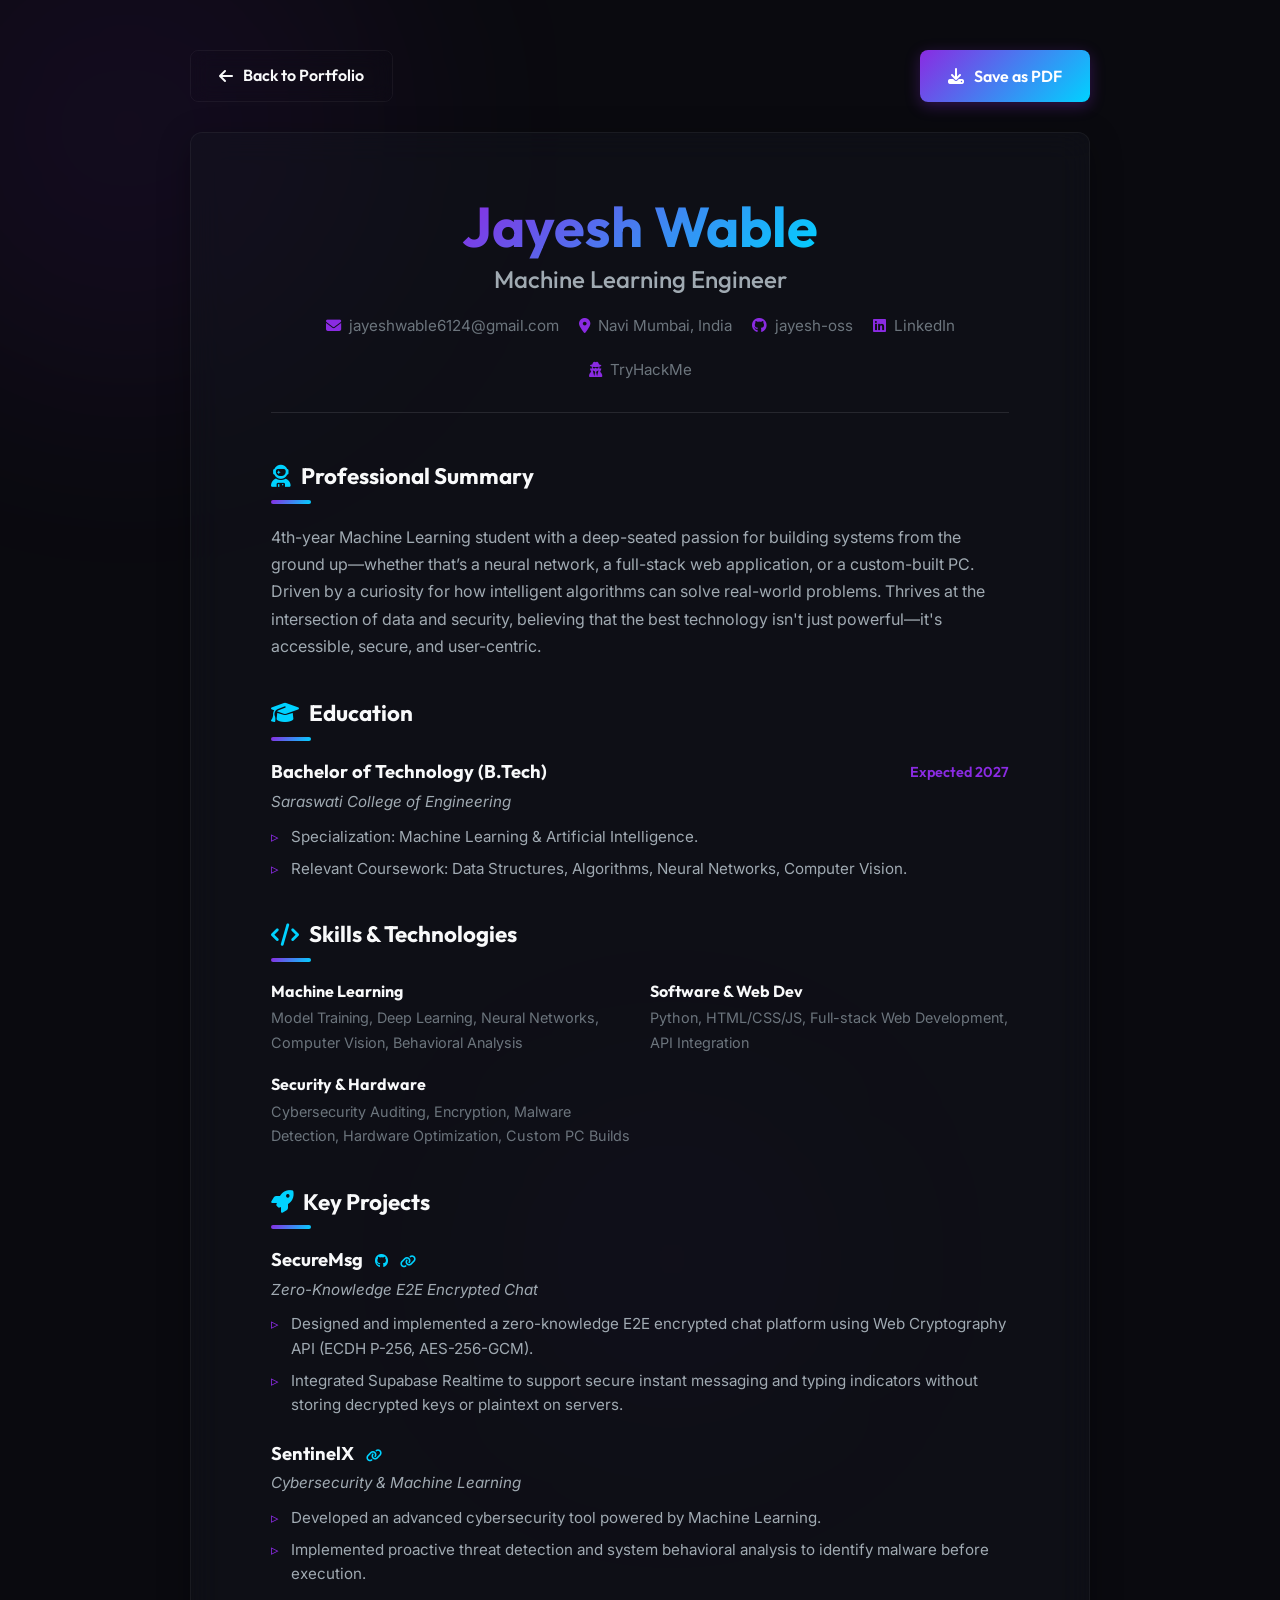
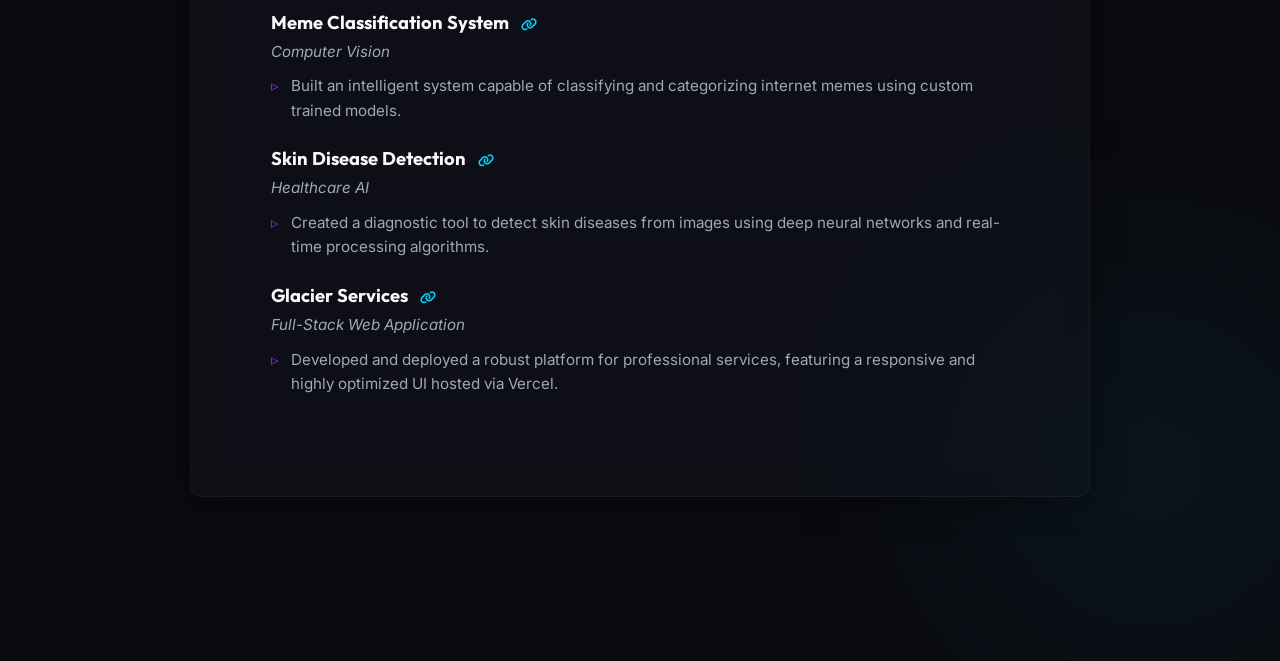
<file: resume.html>
<!DOCTYPE html>
<html lang="en">
<head>
    <meta charset="UTF-8">
    <meta name="viewport" content="width=device-width, initial-scale=1.0">
    <title>Jayesh Wable | Resume</title>
    
    <!-- Google Fonts -->
    <link href="https://fonts.googleapis.com/css2?family=Inter:wght@300;400;500;600&family=Outfit:wght@400;600;700;800&display=swap" rel="stylesheet">
    
    <!-- FontAwesome (Icons) -->
    <link rel="stylesheet" href="https://cdnjs.cloudflare.com/ajax/libs/font-awesome/6.4.0/css/all.min.css">
    
    <!-- CSS -->
    <link rel="stylesheet" href="css/styles.css">
    <link rel="stylesheet" href="css/resume.css">
</head>
<body>
    <!-- Background Orbs -->
    <div class="glow-orb orb-1"></div>
    <div class="glow-orb orb-2"></div>
    <div class="glow-orb orb-3"></div>

    <div class="resume-wrapper">
        <div class="resume-actions">
            <a href="index.html" class="btn secondary-btn">
                <i class="fa-solid fa-arrow-left"></i> Back to Portfolio
            </a>
            <button onclick="window.print()" class="btn primary-btn">
                <i class="fa-solid fa-download"></i> Save as PDF
            </button>
        </div>
        
        <div class="resume-container">
            <header class="resume-header">
                <h1 class="gradient-text">Jayesh Wable</h1>
                <h2>Machine Learning Engineer</h2>
                <div class="resume-contact">
                    <span><i class="fa-solid fa-envelope"></i> jayeshwable6124@gmail.com</span>
                    <span><i class="fa-solid fa-location-dot"></i> Navi Mumbai, India</span>
                    <span><i class="fab fa-github"></i> <a href="https://github.com/jayesh-oss" target="_blank">jayesh-oss</a></span>
                    <span><i class="fab fa-linkedin"></i> <a href="https://in.linkedin.com/in/jayesh-wable-937a62315" target="_blank">LinkedIn</a></span>
                    <span><i class="fa-solid fa-user-secret"></i> <a href="https://tryhackme.com/p/shanks06" target="_blank">TryHackMe</a></span>
                </div>
            </header>

            <section class="resume-section">
                <h3><i class="fa-solid fa-user-astronaut"></i> Professional Summary</h3>
                <div class="line" style="width: 40px; margin-bottom: 20px;"></div>
                <p>4th-year Machine Learning student with a deep-seated passion for building systems from the ground up—whether that’s a neural network, a full-stack web application, or a custom-built PC. Driven by a curiosity for how intelligent algorithms can solve real-world problems. Thrives at the intersection of data and security, believing that the best technology isn't just powerful—it's accessible, secure, and user-centric.</p>
            </section>

            <section class="resume-section">
                <h3><i class="fa-solid fa-graduation-cap"></i> Education</h3>
                <div class="line" style="width: 40px; margin-bottom: 20px;"></div>
                <div class="resume-item">
                    <div class="resume-item-header">
                        <h4>Bachelor of Technology (B.Tech)</h4>
                        <span class="resume-date">Expected 2027</span>
                    </div>
                    <p class="resume-subtitle">Saraswati College of Engineering</p>
                    <ul>
                        <li>Specialization: Machine Learning & Artificial Intelligence.</li>
                        <li>Relevant Coursework: Data Structures, Algorithms, Neural Networks, Computer Vision.</li>
                    </ul>
                </div>
            </section>

            <section class="resume-section">
                <h3><i class="fa-solid fa-code"></i> Skills & Technologies</h3>
                <div class="line" style="width: 40px; margin-bottom: 20px;"></div>
                <div class="skills-grid">
                    <div class="skill-category">
                        <h4>Machine Learning</h4>
                        <p>Model Training, Deep Learning, Neural Networks, Computer Vision, Behavioral Analysis</p>
                    </div>
                    <div class="skill-category">
                        <h4>Software & Web Dev</h4>
                        <p>Python, HTML/CSS/JS, Full-stack Web Development, API Integration</p>
                    </div>
                    <div class="skill-category">
                        <h4>Security & Hardware</h4>
                        <p>Cybersecurity Auditing, Encryption, Malware Detection, Hardware Optimization, Custom PC Builds</p>
                    </div>
                </div>
            </section>

            <section class="resume-section">
                <h3><i class="fa-solid fa-rocket"></i> Key Projects</h3>
                <div class="line" style="width: 40px; margin-bottom: 20px;"></div>
                
                <div class="resume-item">
                    <div class="resume-item-header">
                        <h4>SecureMsg 
                            <a href="https://github.com/jayesh-oss/secure-msg-app" target="_blank" aria-label="GitHub"><i class="fab fa-github" style="font-size: 0.85rem;"></i></a>
                            <a href="https://secure-msg-app.vercel.app/" target="_blank" aria-label="Live Demo"><i class="fa-solid fa-link" style="font-size: 0.8rem;"></i></a>
                        </h4>
                    </div>
                    <p class="resume-subtitle">Zero-Knowledge E2E Encrypted Chat</p>
                    <ul>
                        <li>Designed and implemented a zero-knowledge E2E encrypted chat platform using Web Cryptography API (ECDH P-256, AES-256-GCM).</li>
                        <li>Integrated Supabase Realtime to support secure instant messaging and typing indicators without storing decrypted keys or plaintext on servers.</li>
                    </ul>
                </div>

                <div class="resume-item">
                    <div class="resume-item-header">
                        <h4>SentinelX <a href="https://github.com/jayesh-oss/SentinelX" target="_blank"><i class="fa-solid fa-link" style="font-size: 0.8rem;"></i></a></h4>
                    </div>
                    <p class="resume-subtitle">Cybersecurity & Machine Learning</p>
                    <ul>
                        <li>Developed an advanced cybersecurity tool powered by Machine Learning.</li>
                        <li>Implemented proactive threat detection and system behavioral analysis to identify malware before execution.</li>
                    </ul>
                </div>

                <div class="resume-item">
                    <div class="resume-item-header">
                        <h4>Meme Classification System <a href="https://github.com/jayesh-oss/meme_classification_system" target="_blank"><i class="fa-solid fa-link" style="font-size: 0.8rem;"></i></a></h4>
                    </div>
                    <p class="resume-subtitle">Computer Vision</p>
                    <ul>
                        <li>Built an intelligent system capable of classifying and categorizing internet memes using custom trained models.</li>
                    </ul>
                </div>

                <div class="resume-item">
                    <div class="resume-item-header">
                        <h4>Skin Disease Detection <a href="https://github.com/jayesh-oss/skin_disease_detection" target="_blank"><i class="fa-solid fa-link" style="font-size: 0.8rem;"></i></a></h4>
                    </div>
                    <p class="resume-subtitle">Healthcare AI</p>
                    <ul>
                        <li>Created a diagnostic tool to detect skin diseases from images using deep neural networks and real-time processing algorithms.</li>
                    </ul>
                </div>

                <div class="resume-item">
                    <div class="resume-item-header">
                        <h4>Glacier Services <a href="https://glacierservices.vercel.app/" target="_blank"><i class="fa-solid fa-link" style="font-size: 0.8rem;"></i></a></h4>
                    </div>
                    <p class="resume-subtitle">Full-Stack Web Application</p>
                    <ul>
                        <li>Developed and deployed a robust platform for professional services, featuring a responsive and highly optimized UI hosted via Vercel.</li>
                    </ul>
                </div>
            </section>
        </div>
    </div>
</body>
</html>
</file>
<file: css/styles.css>
/* 
=====================================================
   DESIGN SYSTEM & VARIABLES 
===================================================== 
*/
:root {
    /* Colors - Dark Premium Theme */
    --bg-primary: #0a0a0f;
    --bg-secondary: #0f1016;
    --bg-tertiary: #161821;

    /* Accents - Cyberpunk/ML aesthetic */
    --accent-primary: #8a2be2;
    /* Purple */
    --accent-secondary: #00d2ff;
    /* Cyan */
    --accent-gradient: linear-gradient(135deg, var(--accent-primary) 0%, var(--accent-secondary) 100%);

    /* Text */
    --text-primary: #f8f9fa;
    --text-secondary: #a0aab2;
    --text-muted: #6c757d;

    /* Glassmorphism */
    --glass-bg: rgba(22, 24, 33, 0.4);
    --glass-border: rgba(255, 255, 255, 0.05);
    --glass-shadow: 0 8px 32px 0 rgba(0, 0, 0, 0.3);

    /* Typography */
    --font-heading: 'Outfit', sans-serif;
    --font-body: 'Inter', sans-serif;

    /* Transitions */
    --transition-fast: 0.2s cubic-bezier(0.4, 0, 0.2, 1);
    --transition-base: 0.3s cubic-bezier(0.4, 0, 0.2, 1);
    --transition-slow: 0.5s cubic-bezier(0.4, 0, 0.2, 1);
}

/* 
=====================================================
   RESET & GLOBAL
===================================================== 
*/
* {
    margin: 0;
    padding: 0;
    box-sizing: border-box;
    scroll-behavior: smooth;
}

body {
    background-color: var(--bg-primary);
    color: var(--text-primary);
    font-family: var(--font-body);
    line-height: 1.6;
    overflow-x: hidden;
    position: relative;
}

/* Scrollbar */
::-webkit-scrollbar {
    width: 10px;
}

::-webkit-scrollbar-track {
    background: var(--bg-primary);
}

::-webkit-scrollbar-thumb {
    background: var(--bg-tertiary);
    border-radius: 5px;
}

::-webkit-scrollbar-thumb:hover {
    background: var(--accent-primary);
}

/* Typography elements */
h1,
h2,
h3,
h4,
h5,
h6 {
    font-family: var(--font-heading);
    font-weight: 700;
    line-height: 1.2;
}

a {
    text-decoration: none;
    color: inherit;
    transition: color var(--transition-fast);
}

ul {
    list-style: none;
}

.gradient-text {
    background: var(--accent-gradient);
    -webkit-background-clip: text;
    background-clip: text;
    -webkit-text-fill-color: transparent;
    color: transparent;
    display: inline-block;
}

.section-padding {
    padding: 100px 5%;
    max-width: 1400px;
    margin: 0 auto;
}

.section-header {
    margin-bottom: 60px;
    position: relative;
    display: inline-block;
}

.section-title {
    font-size: 2.5rem;
    color: var(--text-primary);
    margin-bottom: 10px;
}

.line {
    height: 4px;
    width: 60px;
    background: var(--accent-gradient);
    border-radius: 2px;
}

/* Buttons */
.btn {
    display: inline-flex;
    align-items: center;
    justify-content: center;
    padding: 12px 28px;
    font-family: var(--font-heading);
    font-weight: 600;
    border-radius: 8px;
    cursor: pointer;
    transition: all var(--transition-base);
    gap: 10px;
    font-size: 1rem;
}

.primary-btn {
    background: var(--accent-gradient);
    color: #fff;
    border: none;
    box-shadow: 0 4px 15px rgba(138, 43, 226, 0.3);
}

.primary-btn:hover {
    transform: translateY(-2px);
    box-shadow: 0 8px 25px rgba(138, 43, 226, 0.5);
}

.secondary-btn {
    background: transparent;
    color: var(--text-primary);
    border: 1px solid var(--glass-border);
    backdrop-filter: blur(10px);
}

.secondary-btn:hover {
    border-color: var(--accent-secondary);
    background: rgba(0, 210, 255, 0.05);
    transform: translateY(-2px);
}

/* Background Effects (Blur Orbs) */
.glow-orb {
    position: absolute;
    border-radius: 50%;
    filter: blur(120px);
    z-index: -1;
    opacity: 0.5;
    animation: drift 20s infinite alternate cubic-bezier(0.5, 0, 0.5, 1);
}

.orb-1 {
    width: 40vw;
    height: 40vw;
    background: rgba(138, 43, 226, 0.15);
    /* Purple */
    top: -10vw;
    left: -10vw;
}

.orb-2 {
    width: 30vw;
    height: 30vw;
    background: rgba(0, 210, 255, 0.12);
    /* Cyan */
    bottom: -5vw;
    right: -5vw;
    animation-delay: -5s;
}

.orb-3 {
    width: 25vw;
    height: 25vw;
    background: rgba(138, 43, 226, 0.1);
    top: 50%;
    left: 40%;
    animation-delay: -10s;
}

@keyframes drift {
    0% {
        transform: translate(0, 0) scale(1);
    }

    100% {
        transform: translate(50px, 50px) scale(1.1);
    }
}

/* 
=====================================================
   NAVIGATION
===================================================== 
*/
.navbar {
    position: fixed;
    top: 0;
    left: 0;
    width: 100%;
    padding: 20px 5%;
    z-index: 1000;
    transition: all var(--transition-base);
}

.navbar.scrolled {
    background: rgba(10, 10, 15, 0.85);
    backdrop-filter: blur(16px);
    -webkit-backdrop-filter: blur(16px);
    border-bottom: 1px solid var(--glass-border);
    padding: 15px 5%;
}

.nav-content {
    max-width: 1400px;
    margin: 0 auto;
    display: flex;
    justify-content: space-between;
    align-items: center;
}

.logo {
    font-family: var(--font-heading);
    font-size: 1.5rem;
    font-weight: 800;
    letter-spacing: -0.5px;
}

.logo span {
    color: var(--accent-primary);
}

.nav-links {
    display: flex;
    gap: 30px;
}

.nav-links a {
    font-size: 0.9rem;
    font-weight: 500;
    color: var(--text-secondary);
    position: relative;
}

.nav-links a:hover,
.nav-links a.active {
    color: var(--text-primary);
}

.nav-links a::after {
    content: '';
    position: absolute;
    bottom: -5px;
    left: 0;
    width: 0;
    height: 2px;
    background: var(--accent-gradient);
    transition: width var(--transition-base);
}

.nav-links a:hover::after,
.nav-links a.active::after {
    width: 100%;
}

/* Mobile Menu Button */
.menu-btn {
    display: none;
    cursor: pointer;
    z-index: 1001;
}

.bar {
    width: 25px;
    height: 2px;
    background: var(--text-primary);
    margin: 5px 0;
    transition: all var(--transition-base);
}

/* 
=====================================================
   HERO SECTION
===================================================== 
*/
.hero {
    height: 100vh;
    display: flex;
    align-items: center;
    padding: 0 5%;
    max-width: 1400px;
    margin: 0 auto;
    position: relative;
}

.hero-content {
    max-width: 800px;
    z-index: 10;
}

.greeting {
    font-family: var(--font-heading);
    font-size: 1.2rem;
    color: var(--accent-secondary);
    margin-bottom: 10px;
    letter-spacing: 2px;
    text-transform: uppercase;
}

.name {
    font-size: clamp(3rem, 8vw, 6rem);
    line-height: 1.1;
    margin-bottom: 10px;
    letter-spacing: -1px;
}

.title {
    font-size: clamp(1.5rem, 4vw, 3rem);
    color: var(--text-secondary);
    margin-bottom: 20px;
}

.hero-subtext {
    font-size: 1.1rem;
    color: var(--text-muted);
    max-width: 600px;
    margin-bottom: 40px;
}

.cta-buttons {
    display: flex;
    gap: 20px;
    margin-bottom: 40px;
}

.social-links-hero {
    display: flex;
    gap: 20px;
}

.social-links-hero a {
    width: 40px;
    height: 40px;
    border-radius: 50%;
    background: var(--bg-tertiary);
    display: flex;
    align-items: center;
    justify-content: center;
    border: 1px solid var(--glass-border);
    transition: all var(--transition-base);
}

.social-links-hero a:hover {
    background: var(--accent-primary);
    border-color: var(--accent-primary);
    transform: translateY(-3px);
    box-shadow: 0 5px 15px rgba(138, 43, 226, 0.4);
}

.scroll-indicator {
    position: absolute;
    bottom: 40px;
    left: 50%;
    transform: translateX(-50%);
    animation: bounce 2s infinite;
}

.scroll-indicator a {
    color: var(--text-muted);
    font-size: 1.2rem;
}

@keyframes bounce {

    0%,
    20%,
    50%,
    80%,
    100% {
        transform: translateY(0);
    }

    40% {
        transform: translateY(-10px);
    }

    60% {
        transform: translateY(-5px);
    }
}

/* 
=====================================================
   ABOUT SECTION
===================================================== 
*/
.about-grid {
    display: grid;
    grid-template-columns: 1.2fr 1fr;
    gap: 60px;
    align-items: center;
}

.about-text p {
    color: var(--text-secondary);
    margin-bottom: 20px;
    font-size: 1.05rem;
}

.tech-stack {
    margin-top: 40px;
}

.tech-stack h3 {
    margin-bottom: 20px;
    font-size: 1.2rem;
}

.skills-container {
    display: flex;
    flex-wrap: wrap;
    gap: 12px;
}

.skill-tag {
    background: var(--bg-tertiary);
    color: var(--accent-secondary);
    padding: 8px 16px;
    border-radius: 20px;
    font-size: 0.85rem;
    font-family: var(--font-heading);
    letter-spacing: 0.5px;
    border: 1px solid var(--glass-border);
    transition: all var(--transition-fast);
}

.skill-tag:hover {
    background: rgba(0, 210, 255, 0.1);
    border-color: var(--accent-secondary);
    transform: translateY(-2px);
}

.about-image-container {
    position: relative;
    height: 400px;
    display: flex;
    align-items: center;
    justify-content: center;
}

.abstract-shape {
    width: 300px;
    height: 300px;
    border-radius: 30% 70% 70% 30% / 30% 30% 70% 70%;
    background: linear-gradient(45deg, rgba(138, 43, 226, 0.2), rgba(0, 210, 255, 0.2));
    border: 1px solid rgba(255, 255, 255, 0.1);
    animation: morph 8s ease-in-out infinite alternate;
    position: relative;
    display: flex;
    align-items: center;
    justify-content: center;
}

@keyframes morph {
    0% {
        border-radius: 30% 70% 70% 30% / 30% 30% 70% 70%;
    }

    100% {
        border-radius: 70% 30% 30% 70% / 70% 70% 30% 30%;
    }
}

.decorative-card {
    background: var(--glass-bg);
    backdrop-filter: blur(12px);
    -webkit-backdrop-filter: blur(12px);
    border: 1px solid var(--glass-border);
    padding: 20px;
    border-radius: 16px;
    text-align: center;
    box-shadow: var(--glass-shadow);
    transform: rotate(5deg);
    transition: transform var(--transition-base);
}

.decorative-card:hover {
    transform: rotate(0deg) scale(1.05);
}

.decorative-card i {
    font-size: 3rem;
    background: var(--accent-gradient);
    -webkit-background-clip: text;
    background-clip: text;
    color: transparent;
    margin-bottom: 15px;
}

/* 
=====================================================
   PROJECTS SECTION
===================================================== 
*/
.project-grid {
    display: grid;
    grid-template-columns: repeat(auto-fit, minmax(320px, 1fr));
    gap: 30px;
}

.project-card {
    background: var(--bg-secondary);
    border-radius: 16px;
    overflow: hidden;
    border: 1px solid var(--glass-border);
    transition: all var(--transition-base);
    height: 100%;
    display: flex;
    flex-direction: column;
}

.project-card:hover {
    transform: translateY(-10px);
    border-color: rgba(138, 43, 226, 0.3);
    box-shadow: 0 10px 30px rgba(0, 0, 0, 0.5);
}

.project-img {
    height: 200px;
    background: var(--bg-tertiary);
    display: flex;
    align-items: center;
    justify-content: center;
    overflow: hidden;
    position: relative;
}

.placeholder-img i {
    font-size: 4rem;
    color: var(--text-muted);
    opacity: 0.3;
    transition: all var(--transition-base);
}

.project-card:hover .placeholder-img i {
    opacity: 1;
    color: var(--accent-primary);
    transform: scale(1.1);
}

.project-info {
    padding: 25px;
    flex-grow: 1;
    display: flex;
    flex-direction: column;
}

.project-header {
    display: flex;
    justify-content: space-between;
    align-items: center;
    margin-bottom: 15px;
}

.project-header h3 {
    font-size: 1.3rem;
}

.project-links a {
    color: var(--text-muted);
    margin-left: 10px;
    font-size: 1.1rem;
}

.project-links a:hover {
    color: var(--accent-secondary);
}

.project-desc {
    color: var(--text-secondary);
    font-size: 0.95rem;
    flex-grow: 1;
    margin-bottom: 20px;
}

.project-tech {
    display: flex;
    flex-wrap: wrap;
    gap: 10px;
    margin-top: auto;
}

.project-tech span {
    font-family: var(--font-heading);
    font-size: 0.8rem;
    color: var(--accent-secondary);
}

/* 
=====================================================
   CONTACT SECTION
===================================================== 
*/
.contact-container {
    display: grid;
    grid-template-columns: 1fr 1.5fr;
    gap: 60px;
    background: var(--glass-bg);
    backdrop-filter: blur(10px);
    -webkit-backdrop-filter: blur(10px);
    border: 1px solid var(--glass-border);
    border-radius: 20px;
    padding: 50px;
}

.contact-info h3 {
    font-size: 1.8rem;
    margin-bottom: 20px;
}

.contact-info p {
    color: var(--text-secondary);
    margin-bottom: 30px;
}

.contact-details {
    margin-bottom: 40px;
}

.contact-item {
    display: flex;
    align-items: center;
    gap: 15px;
    margin-bottom: 20px;
    color: var(--text-primary);
}

.contact-item i {
    color: var(--accent-primary);
    font-size: 1.2rem;
}

.contact-form {
    display: flex;
    flex-direction: column;
    gap: 20px;
}

.form-group {
    position: relative;
}

.form-group input,
.form-group textarea {
    width: 100%;
    padding: 15px 20px;
    background: rgba(0, 0, 0, 0.2);
    border: 1px solid var(--glass-border);
    border-radius: 8px;
    color: var(--text-primary);
    font-family: var(--font-body);
    font-size: 1rem;
    outline: none;
    transition: all var(--transition-base);
}

.form-group textarea {
    resize: vertical;
    min-height: 120px;
}

.form-group input:focus,
.form-group textarea:focus {
    border-color: var(--accent-primary);
    background: rgba(0, 0, 0, 0.4);
}

.form-group label {
    position: absolute;
    top: 50%;
    left: 20px;
    transform: translateY(-50%);
    color: var(--text-muted);
    font-size: 1rem;
    pointer-events: none;
    transition: all var(--transition-base);
}

.form-group textarea+label {
    top: 25px;
}

.form-group input:focus+label,
.form-group input:valid+label,
.form-group textarea:focus+label,
.form-group textarea:valid+label {
    top: -10px;
    left: 10px;
    background: var(--bg-tertiary);
    padding: 0 10px;
    font-size: 0.8rem;
    color: var(--accent-secondary);
    border-radius: 4px;
}

.submit-btn {
    align-self: flex-start;
    margin-top: 10px;
}

/* 
=====================================================
   FOOTER
===================================================== 
*/
footer {
    padding: 30px 5%;
    background: var(--bg-secondary);
    border-top: 1px solid var(--glass-border);
    text-align: center;
}

.footer-content {
    display: flex;
    justify-content: space-between;
    align-items: center;
    max-width: 1400px;
    margin: 0 auto;
    font-size: 0.9rem;
    color: var(--text-muted);
}

.built-with {
    font-style: italic;
}

/* 
=====================================================
   RESPONSIVE DESIGN
===================================================== 
*/
@media (max-width: 992px) {

    .about-grid,
    .contact-container {
        grid-template-columns: 1fr;
    }

    .contact-container {
        padding: 40px 30px;
    }
}

@media (max-width: 768px) {
    .menu-btn {
        display: block;
    }

    .nav-links {
        position: fixed;
        top: 0;
        right: -100%;
        width: 70%;
        height: 100vh;
        background: rgba(10, 10, 15, 0.95);
        backdrop-filter: blur(20px);
        flex-direction: column;
        justify-content: center;
        align-items: center;
        transition: right 0.4s ease;
        border-left: 1px solid var(--glass-border);
    }

    .nav-links.active {
        right: 0;
    }

    .menu-btn.active .bar:nth-child(2) {
        opacity: 0;
    }

    .menu-btn.active .bar:nth-child(1) {
        transform: translateY(7px) rotate(45deg);
    }

    .menu-btn.active .bar:nth-child(3) {
        transform: translateY(-7px) rotate(-45deg);
    }

    .hero {
        text-align: center;
        justify-content: center;
    }

    .cta-buttons {
        justify-content: center;
    }

    .social-links-hero {
        justify-content: center;
    }

    .abstract-shape {
        width: 250px;
        height: 250px;
    }

    .footer-content {
        flex-direction: column;
        gap: 15px;
    }
}
</file>
<file: css/resume.css>
/* 
=====================================================
   RESUME SPECIFIC STYLES
===================================================== 
*/
.resume-wrapper {
    display: flex;
    flex-direction: column;
    align-items: center;
    min-height: 100vh;
    padding-top: 50px;
    padding-bottom: 100px;
}

.resume-actions {
    width: 100%;
    max-width: 900px;
    display: flex;
    justify-content: space-between;
    margin-bottom: 30px;
}

.resume-container {
    background: var(--glass-bg);
    backdrop-filter: blur(16px);
    -webkit-backdrop-filter: blur(16px);
    border: 1px solid var(--glass-border);
    border-radius: 12px;
    padding: 60px 80px;
    max-width: 900px;
    width: 100%;
    box-shadow: var(--glass-shadow);
}

.resume-header {
    text-align: center;
    margin-bottom: 50px;
    padding-bottom: 30px;
    border-bottom: 1px solid rgba(255, 255, 255, 0.1);
}

.resume-header h1 {
    font-size: 3.5rem;
    margin-bottom: 5px;
}

.resume-header h2 {
    font-size: 1.5rem;
    color: var(--text-secondary);
    font-weight: 500;
    margin-bottom: 20px;
}

.resume-contact {
    display: flex;
    flex-wrap: wrap;
    justify-content: center;
    gap: 20px;
    font-size: 0.95rem;
    color: var(--text-muted);
}

.resume-contact span {
    display: flex;
    align-items: center;
    gap: 8px;
}

.resume-contact i {
    color: var(--accent-primary);
}

.resume-contact a {
    color: var(--text-muted);
}
.resume-contact a:hover {
    color: var(--accent-secondary);
}

.resume-section {
    margin-bottom: 40px;
}

.resume-section h3 {
    font-size: 1.4rem;
    color: var(--text-primary);
    margin-bottom: 10px;
    display: flex;
    align-items: center;
    gap: 10px;
}

.resume-section h3 i {
    color: var(--accent-secondary);
}

.resume-section p {
    color: var(--text-secondary);
    line-height: 1.7;
}

.resume-item {
    margin-bottom: 25px;
}

.resume-item-header {
    display: flex;
    justify-content: space-between;
    align-items: flex-start;
    margin-bottom: 5px;
}

.resume-item-header h4 {
    font-size: 1.15rem;
    color: var(--text-primary);
}

.resume-item-header a {
    color: var(--accent-secondary);
    margin-left: 8px;
    transition: all 0.2s ease;
}

.resume-item-header a:hover {
    color: var(--accent-primary);
}

.resume-date {
    font-size: 0.9rem;
    color: var(--accent-primary);
    font-family: var(--font-heading);
    font-weight: 600;
}

.resume-subtitle {
    font-size: 0.95rem;
    color: var(--text-muted);
    font-style: italic;
    margin-bottom: 10px;
}

.resume-item ul {
    list-style-type: none;
    padding-left: 0;
}

.resume-item ul li {
    position: relative;
    padding-left: 20px;
    margin-bottom: 8px;
    color: var(--text-secondary);
    font-size: 0.95rem;
}

.resume-item ul li::before {
    content: '▹';
    position: absolute;
    left: 0;
    color: var(--accent-primary);
}

.skills-grid {
    display: grid;
    grid-template-columns: repeat(auto-fit, minmax(250px, 1fr));
    gap: 20px;
}

.skill-category h4 {
    font-size: 1rem;
    color: var(--text-primary);
    margin-bottom: 5px;
}

.skill-category p {
    font-size: 0.9rem;
    color: var(--text-muted);
}

/* Print Styles */
@media print {
    body {
        background: #fff;
        color: #000;
    }
    .glow-orb, .resume-actions {
        display: none !important;
    }
    .resume-wrapper {
        padding: 0;
    }
    .resume-container {
        border: none;
        box-shadow: none;
        background: none;
        padding: 0;
        max-width: 100%;
    }
    .gradient-text {
        -webkit-text-fill-color: #000;
        color: #000;
    }
    :root {
        --text-primary: #000;
        --text-secondary: #333;
        --text-muted: #555;
        --accent-primary: #555;
        --accent-secondary: #555;
    }
    .resume-header {
        border-bottom-color: #ccc;
    }
}

@media (max-width: 768px) {
    .resume-container {
        padding: 30px 20px;
    }
    .resume-actions {
        flex-direction: column;
        gap: 15px;
        padding: 0 20px;
    }
    .resume-item-header {
        flex-direction: column;
    }
    .resume-date {
        margin-top: 5px;
        margin-bottom: 5px;
    }
}
</file>
